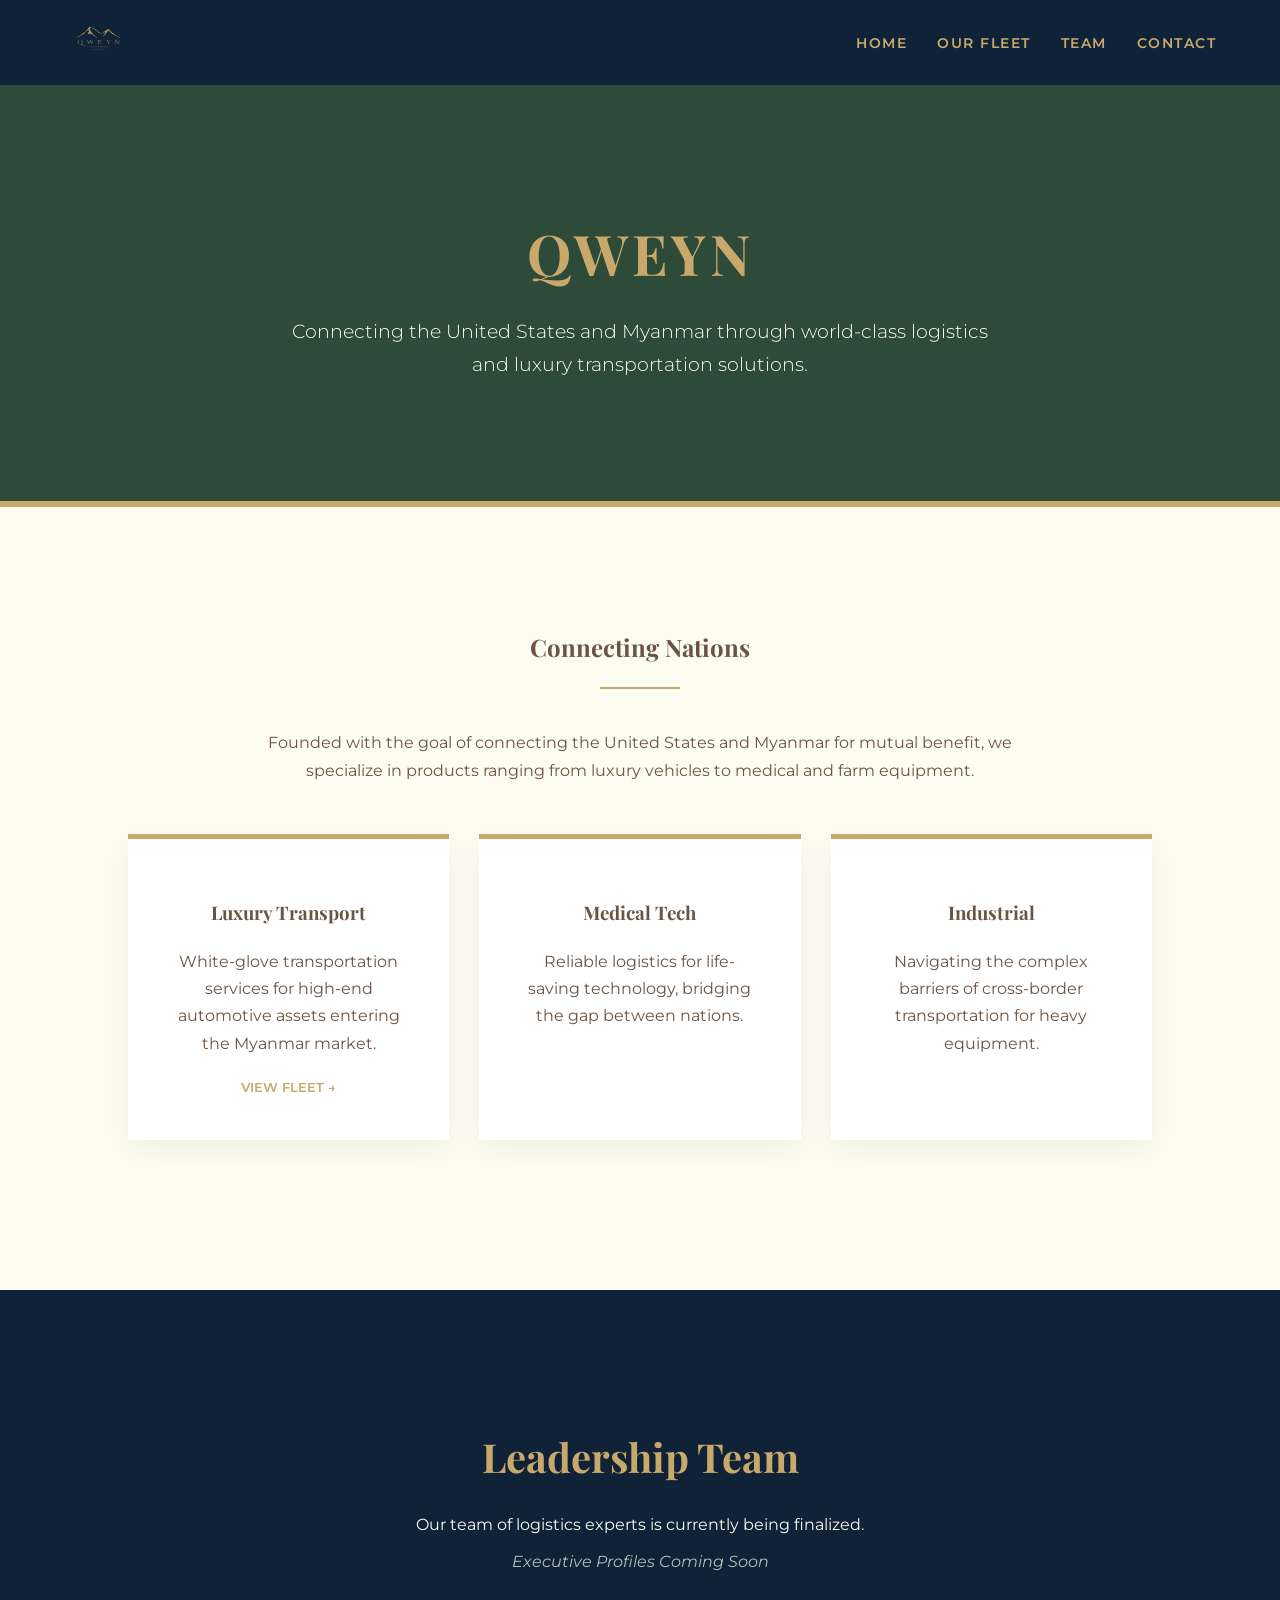
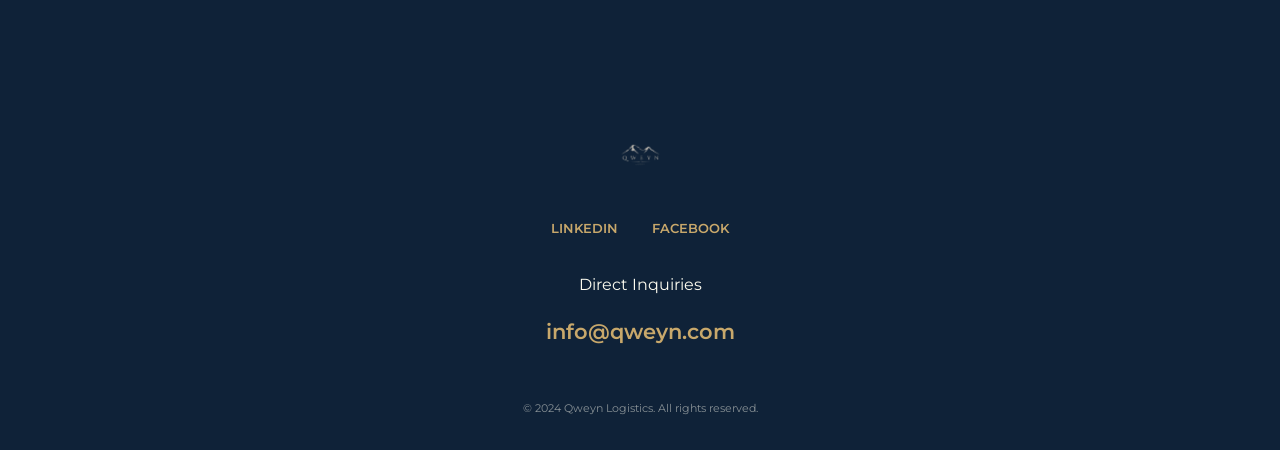
<file: index.html>
<!DOCTYPE html>
<html lang="en">
<head>
    <meta charset="UTF-8">
    <meta name="viewport" content="width=device-width, initial-scale=1.0">
    <title>Qweyn | Premium US-Myanmar Logistics</title>
    
    <!-- Google Fonts -->
    <link href="https://fonts.googleapis.com/css2?family=Playfair+Display:wght@400;700&family=Montserrat:wght@300;400;600&display=swap" rel="stylesheet">

    <!-- This links to your style.css file -->
    <link rel="stylesheet" href="style.css">
</head>
<body>

    <nav>
        <div class="nav-logo">
            <img src="./Logo-gold-png.png" alt="Qweyn Gold Logo">
        </div>
        <ul>
            <li><a href="index.html">Home</a></li>
            <li><a href="fleet.html">Our Fleet</a></li>
            <li><a href="team.html">Team</a></li>
            <li><a href="#contact">Contact</a></li>
        </ul>
    </nav>

    <header class="hero">
        <h1>QWEYN</h1>
        <p>Connecting the United States and Myanmar through world-class logistics and luxury transportation solutions.</p>
    </header>

    <section id="about" class="section">
        <h2>Connecting Nations</h2>
        <div class="accent"></div>
        <p style="max-width: 800px; margin: 0 auto 50px;">
            Founded with the goal of connecting the United States and Myanmar for mutual benefit, we specialize in products ranging from luxury vehicles to medical and farm equipment.
        </p>
        
        <div class="grid">
            <div class="card">
                <h3>Luxury Transport</h3>
                <p>White-glove transportation services for high-end automotive assets entering the Myanmar market.</p>
                <a href="fleet.html" style="color: #C8A86B; text-decoration: none; font-weight: 600; font-size: 0.8rem;">VIEW FLEET →</a>
            </div>
            <div class="card">
                <h3>Medical Tech</h3>
                <p>Reliable logistics for life-saving technology, bridging the gap between nations.</p>
            </div>
            <div class="card">
                <h3>Industrial</h3>
                <p>Navigating the complex barriers of cross-border transportation for heavy equipment.</p>
            </div>
        </div>
    </section>

    <section class="team-box">
        <h2>Leadership Team</h2>
        <p>Our team of logistics experts is currently being finalized.</p>
        <p style="font-style: italic; opacity: 0.7; margin-top: 10px;">Executive Profiles Coming Soon</p>
    </section>

    <footer id="contact">
        <img src="./Logo-cream-png.png" class="footer-logo" alt="Qweyn Cream Logo">
        
        <div class="social-links">
            <a href="#" target="_blank">LinkedIn</a>
            <a href="#" target="_blank">Facebook</a>
        </div>

        <p style="margin-top: 30px;">Direct Inquiries</p>
        <a href="mailto:info@qweyn.com" class="contact-email">info@qweyn.com</a>

        <p style="margin-top: 50px; font-size: 0.7rem; opacity: 0.5;">&copy; 2024 Qweyn Logistics. All rights reserved.</p>
    </footer>

</body>
</html>
</file>
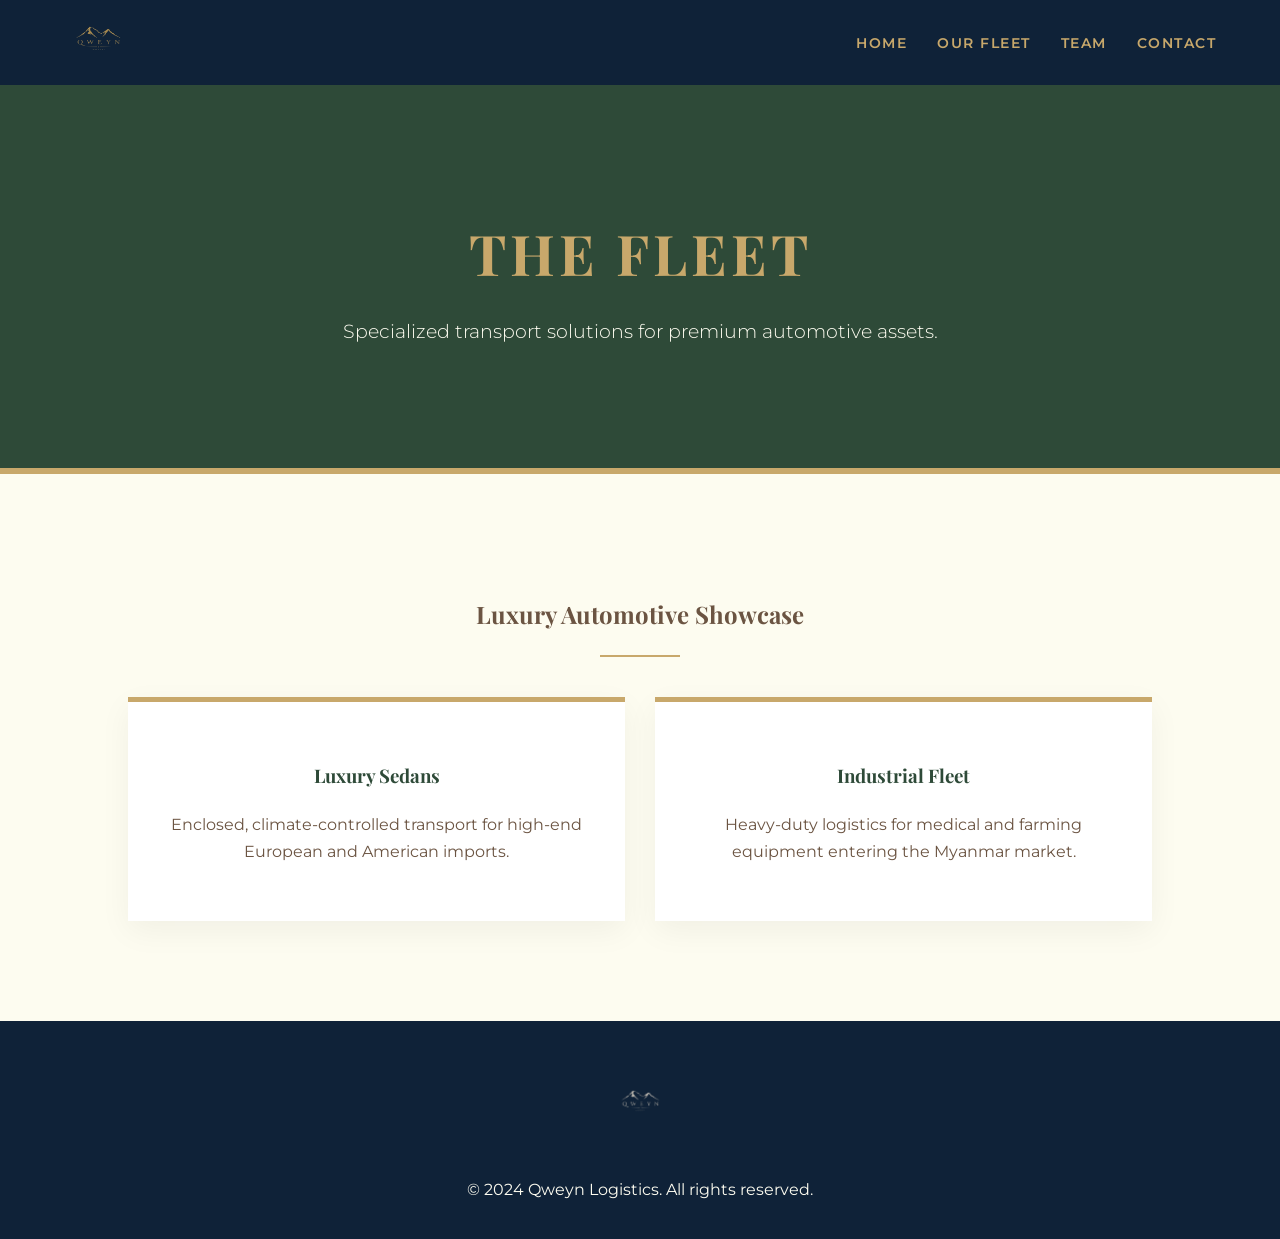
<file: fleet.html>
<!DOCTYPE html>
<html lang="en">
<head>
    <meta charset="UTF-8">
    <meta name="viewport" content="width=device-width, initial-scale=1.0">
    <title>Our Fleet | Qweyn Luxury Logistics</title>
    <link href="https://fonts.googleapis.com/css2?family=Playfair+Display:wght@700&family=Montserrat:wght@300;400;600&display=swap" rel="stylesheet">
    <link rel="stylesheet" href="style.css">
</head>
<body>

    <nav>
        <div class="nav-logo">
            <img src="./Logo-gold-png.png" alt="Qweyn Logo">
        </div>
        <ul>
            <li><a href="index.html">Home</a></li>
            <li><a href="fleet.html">Our Fleet</a></li>
            <li><a href="team.html">Team</a></li>
            <li><a href="#contact">Contact</a></li>
        </ul>
    </nav>

    <header class="hero">
        <h1>THE FLEET</h1>
        <p>Specialized transport solutions for premium automotive assets.</p>
    </header>

    <section class="section">
        <h2>Luxury Automotive Showcase</h2>
        <div class="accent"></div>
        
        <div class="grid">
            <div class="card">
                <h3 style="color: var(--forest);">Luxury Sedans</h3>
                <p>Enclosed, climate-controlled transport for high-end European and American imports.</p>
            </div>
            <div class="card">
                <h3 style="color: var(--forest);">Industrial Fleet</h3>
                <p>Heavy-duty logistics for medical and farming equipment entering the Myanmar market.</p>
            </div>
        </div>
    </section>

    <footer>
        <img src="./Logo-cream-png.png" class="footer-logo" alt="Qweyn Logo Footer">
        <p>&copy; 2024 Qweyn Logistics. All rights reserved.</p>
    </footer>

</body>
</html>
</file>
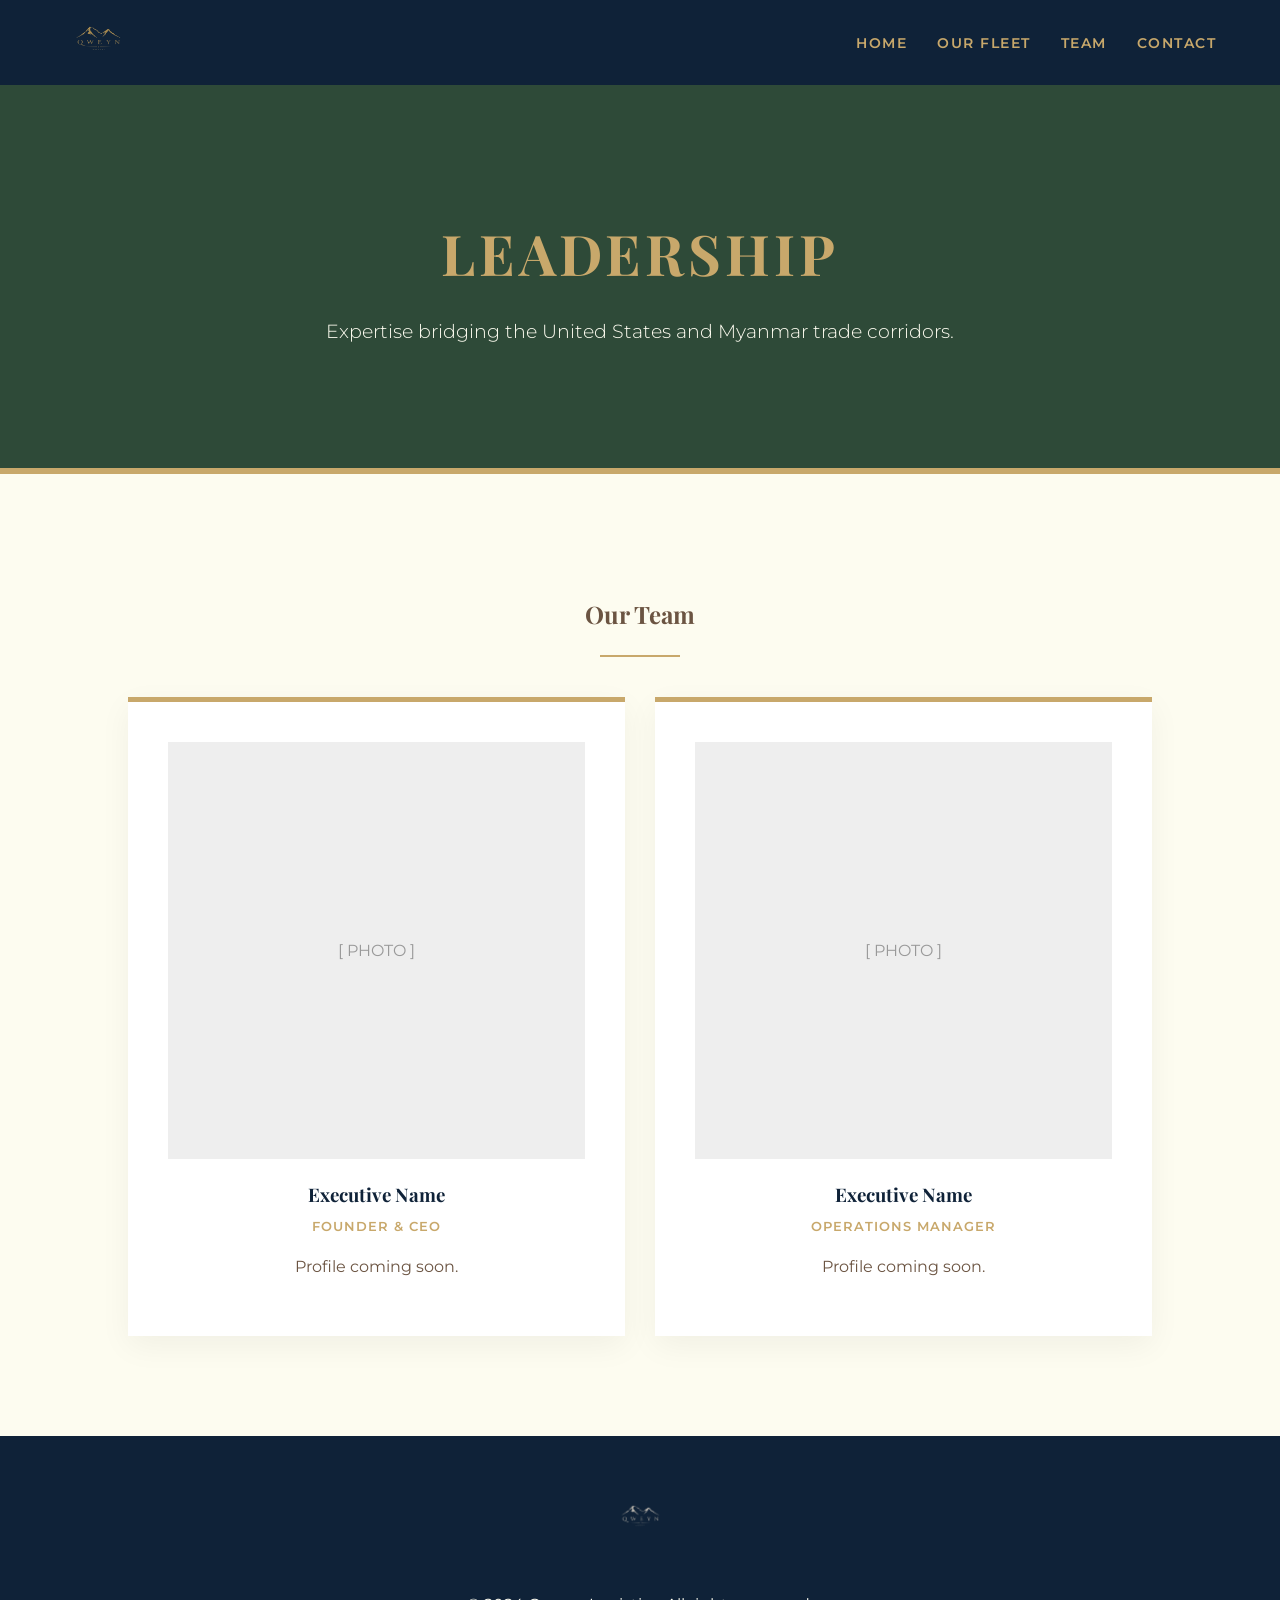
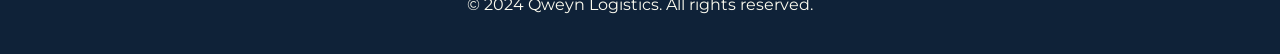
<file: team.html>
<!DOCTYPE html>
<html lang="en">
<head>
    <meta charset="UTF-8">
    <meta name="viewport" content="width=device-width, initial-scale=1.0">
    <title>Our Leadership | Qweyn</title>
    
    <!-- Google Fonts -->
    <link href="https://fonts.googleapis.com/css2?family=Playfair+Display:wght@400;700&family=Montserrat:wght@300;400;600&display=swap" rel="stylesheet">

    <!-- Link to your master stylesheet -->
    <link rel="stylesheet" href="style.css">
</head>
<body>

    <nav>
        <div class="nav-logo">
            <img src="./Logo-gold-png.png" alt="Qweyn Gold Logo">
        </div>
        <ul>
            <li><a href="index.html">Home</a></li>
            <li><a href="fleet.html">Our Fleet</a></li>
            <li><a href="team.html">Team</a></li>
            <li><a href="index.html#contact">Contact</a></li>
        </ul>
    </nav>

    <header class="hero">
        <h1>LEADERSHIP</h1>
        <p>Expertise bridging the United States and Myanmar trade corridors.</p>
    </header>

    <section class="section">
        <h2>Our Team</h2>
        <div class="accent"></div>
        
        <div class="grid">
            <!-- Placeholder for Member 1 -->
            <div class="card">
                <div style="background: #eee; width: 100%; aspect-ratio: 1/1; margin-bottom: 20px; display: flex; align-items: center; justify-content: center; color: #999;">
                    [ PHOTO ]
                </div>
                <h3 style="color: var(--navy); margin-bottom: 5px;">Executive Name</h3>
                <p style="color: var(--gold); text-transform: uppercase; font-size: 0.8rem; font-weight: 600; letter-spacing: 1px; margin-top: 0;">Founder & CEO</p>
                <p>Profile coming soon.</p>
            </div>

            <!-- Placeholder for Member 2 -->
            <div class="card">
                <div style="background: #eee; width: 100%; aspect-ratio: 1/1; margin-bottom: 20px; display: flex; align-items: center; justify-content: center; color: #999;">
                    [ PHOTO ]
                </div>
                <h3 style="color: var(--navy); margin-bottom: 5px;">Executive Name</h3>
                <p style="color: var(--gold); text-transform: uppercase; font-size: 0.8rem; font-weight: 600; letter-spacing: 1px; margin-top: 0;">Operations Manager</p>
                <p>Profile coming soon.</p>
            </div>
        </div>
    </section>

    <footer>
        <img src="./Logo-cream-png.png" class="footer-logo" alt="Qweyn Cream Logo">
        <p>&copy; 2024 Qweyn Logistics. All rights reserved.</p>
    </footer>

</body>
</html>
</file>
<file: style.css>
/* [VARIABLES] */
:root {
    --navy: #0F2238;
    --gold: #C8A86B;
    --forest: #2E4A38;
    --brown: #6B5442;
    --cream: #FDFCF0;
}

/* [GLOBAL STYLES] */
body {
    margin: 0;
    padding: 0;
    font-family: 'Montserrat', sans-serif;
    background-color: var(--cream);
    color: var(--brown);
    line-height: 1.7;
}

h1, h2, h3 { font-family: 'Playfair Display', serif; }

/* [NAVIGATION] */
nav {
    background-color: var(--navy);
    padding: 1rem 5%;
    display: flex;
    justify-content: space-between;
    align-items: center;
    position: sticky;
    top: 0;
    z-index: 1000;
}

.nav-logo img { height: 45px; }

nav ul {
    list-style: none;
    display: flex;
    gap: 30px;
    margin: 0;
}

nav ul li a {
    text-decoration: none;
    color: var(--gold);
    font-weight: 600;
    text-transform: uppercase;
    font-size: 0.85rem;
    letter-spacing: 1.5px;
    transition: 0.3s;
}

nav ul li a:hover { color: white; }

/* [HERO SECTION] */
.hero {
    background-color: var(--forest);
    color: var(--gold);
    padding: 120px 10%;
    text-align: center;
    border-bottom: 6px solid var(--gold);
}

.hero h1 { font-size: 3.5rem; letter-spacing: 4px; margin: 0 0 15px 0; }
.hero p { color: var(--cream); font-size: 1.2rem; max-width: 700px; margin: 0 auto; font-weight: 300; }

/* [SECTION LOGIC] */
.section {
    padding: 100px 10%;
    max-width: 1100px;
    margin: 0 auto;
    text-align: center;
}

.accent {
    width: 80px;
    height: 2px;
    background-color: var(--gold);
    margin: 20px auto 40px;
}

/* [GRID] */
.grid {
    display: grid;
    grid-template-columns: repeat(auto-fit, minmax(300px, 1fr));
    gap: 30px;
}

.card {
    background: white;
    padding: 40px;
    border-top: 5px solid var(--gold);
    box-shadow: 0 10px 30px rgba(0,0,0,0.05);
    transition: 0.4s;
}

.card:hover { transform: translateY(-5px); }

/* [TEAM BOX] - Fixed Centering Logic */
.team-box {
    background-color: var(--navy);
    color: var(--cream);
    padding: 100px 10%;
    margin-top: 50px;
    text-align: center;
    display: flex;
    flex-direction: column;
    align-items: center;
    justify-content: center;
}

.team-box h2 { color: var(--gold); margin-bottom: 20px; font-size: 2.5rem; }
.team-box p { max-width: 600px; margin: 0 auto; }

/* [FOOTER] */
footer {
    background-color: var(--navy);
    color: var(--cream);
    padding: 60px 10% 20px;
    text-align: center;
}

.footer-logo { height: 40px; margin-bottom: 30px; opacity: 0.8; }
.social-links a { color: var(--gold); text-decoration: none; margin: 0 15px; font-weight: 600; text-transform: uppercase; font-size: 0.8rem; }
.contact-email { color: var(--gold); text-decoration: none; font-size: 1.3rem; font-weight: 600; display: block; margin-top: 10px; }
</file>
